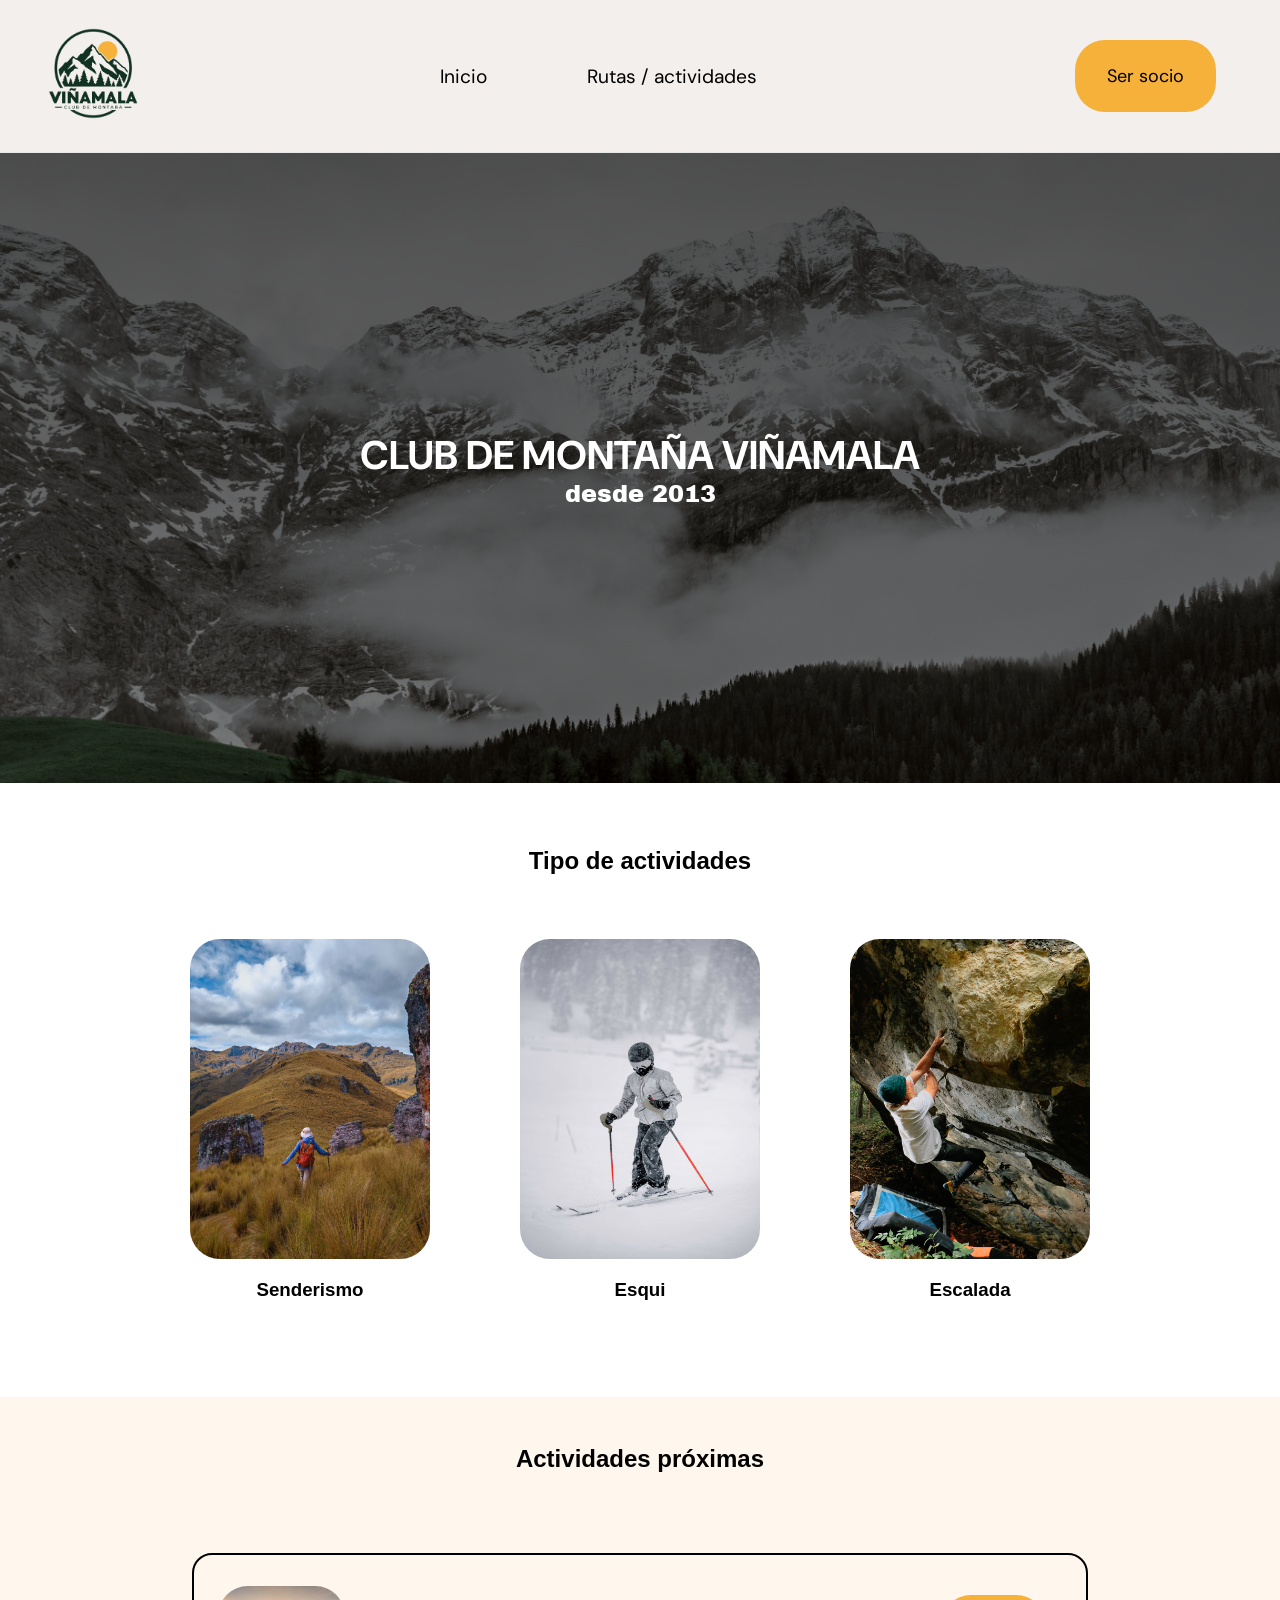
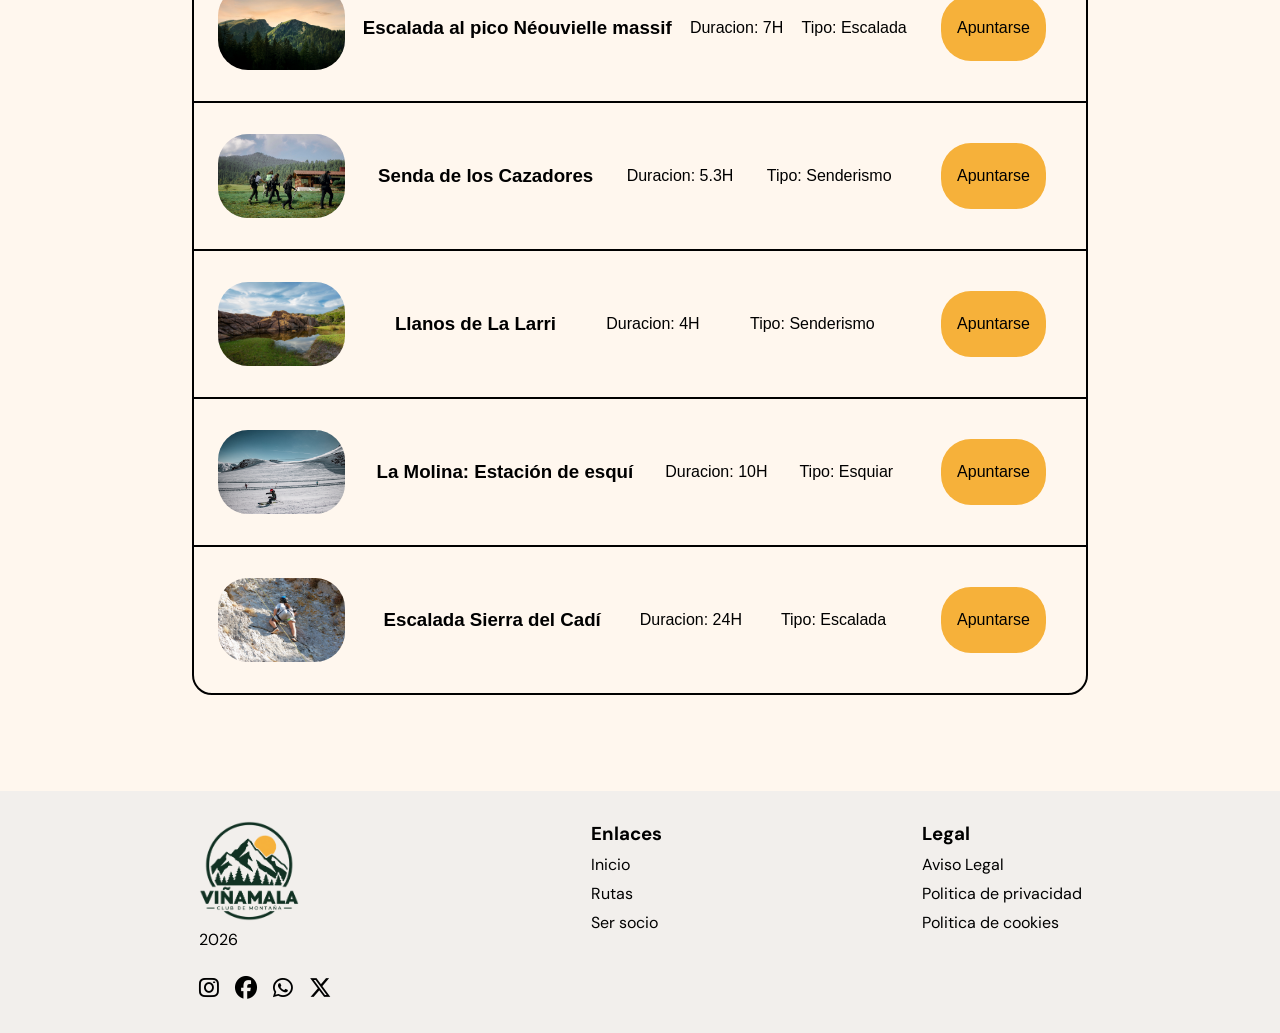
<file: index.html>
<!DOCTYPE html>
<html lang="es">

<head>
    <meta charset="UTF-8">
    <meta name="viewport" content="width=device-width, initial-scale=1.0">
    <link rel="stylesheet" href="assets/css/style.css">
    <link rel="stylesheet" href="assets/css/header.css">
    <link rel="stylesheet" href="assets/css/footer.css">
    <link rel="stylesheet" href="assets/css/btn.css">
    <link rel="stylesheet" href="assets/css/cards.css">
    <link rel="preconnect" href="https://fonts.googleapis.com">
    <link rel="preconnect" href="https://fonts.gstatic.com" crossorigin>
    <link
        href="https://fonts.googleapis.com/css2?family=Archivo+Black&family=DM+Sans:ital,opsz,wght@0,9..40,100..1000;1,9..40,100..1000&display=swap"
        rel="stylesheet">
    <link rel="stylesheet" href="https://cdnjs.cloudflare.com/ajax/libs/font-awesome/6.7.2/css/all.min.css">
    <title>Club Viñamala</title>
</head>

<body>
    <header>
        <a href="index.html"><img class="logo" src="/assets/img/logo_club.webp" alt="Logo del club Viñamala"></a>
        <nav>
            <a href="index.html">Inicio</a>
            <a href="#actividades-prox">Rutas / actividades</a>
        </nav>
        <a class="btn1" href="socios.html">Ser socio</a>
    </header>
    <main>
        <section class="banner">
            <div class="hero">
                <h1>Club de montaña Viñamala</h1>
                <p>desde 2013</p>
            </div>
        </section>
        <section class="type-route">
            <div>
                <h2>Tipo de actividades</h2>
                <div class="actividades">
                    <a class="card" href="#"><img src="/assets/img/hiking.jpg" alt="Foto de senderismo">
                        <h3>Senderismo</h3>
                    </a>
                    <a class="card" href="#"><img src="/assets/img/skiing.jpg" alt="Esquiar">
                        <h3>Esqui</h3>
                    </a>
                    <a class="card" href="#"> <img src="/assets/img/climbing.jpg" alt="Escalada">
                        <h3>Escalada</h3>
                    </a>
                </div>
            </div>
        </section>
        <section class="activity-section">
            <h2 id="actividades-prox">Actividades próximas</h2>
            <div class="card-activity">
                <div class="next-activity">
                    <img src="assets/img/actividad-pico1.jpg" alt="Imagen del pico Néouvielle massif">
                    <h3>Escalada al pico Néouvielle massif</h3>
                    <p>Duracion: 7H</p>
                    <p>Tipo: Escalada</p>
                    <a href="rutademo.html" class="btn2">Apuntarse</a>
                </div>
                <div class="next-activity">
                    <img src="assets/img/senda-cazadores.jpg" alt="Imagen de ruta por la senda de los cazadores">
                    <h3>Senda de los Cazadores</h3>
                    <p>Duracion: 5.3H</p>
                    <p>Tipo: Senderismo</p>
                    <a href="rutademo.html" class="btn2">Apuntarse</a>
                </div>
                <div class="next-activity">
                    <img src="assets/img/llano-larri.jpg" alt="Imagen del llano de larri">
                    <h3>Llanos de La Larri</h3>
                    <p>Duracion: 4H</p>
                    <p>Tipo: Senderismo</p>
                    <a href="rutademo.html" class="btn2">Apuntarse</a>
                </div>
                <div class="next-activity">
                    <img src="assets/img/la-molina.jpg" alt="Imagen del pico Néouvielle massif">
                    <h3>La Molina: Estación de esquí</h3>
                    <p>Duracion: 10H</p>
                    <p>Tipo: Esquiar</p>
                    <a href="rutademo.html" class="btn2">Apuntarse</a>
                </div>
                <div class="next-activity">
                    <img src="assets/img/sierra-cadi.jpg" alt="Imagen del pico Néouvielle massif">
                    <h3>Escalada Sierra del Cadí</h3>
                    <p>Duracion: 24H</p>
                    <p>Tipo: Escalada</p>
                    <a href="rutademo.html" class="btn2">Apuntarse</a>
                </div>
            </div>
        </section>
    </main>
    <footer>
        <div class="fo-columm-1">
            <img src="assets/img/logo_club.webp" alt="Logo del club">
            <p id="anio"></p>
            <div class="icon">
                <a href="#" aria-label="Instagram"><i class="fa-brands fa-instagram"></i></a>
                <a href="#" aria-label="Facebook"><i class="fa-brands fa-facebook"></i></a>
                <a href="#" aria-label="Whtasapp"><i class="fa-brands fa-whatsapp"></i></a>
                <a href="#" aria-label="X (twitter)"><i class="fa-brands fa-x-twitter"></i></a>
            </div>
        </div>
        <div class="fo-columm-2">
            <h3>Enlaces</h3>
            <a href="index.html">Inicio</a>
            <a href="rutademo.html">Rutas</a>
            <a href="socios.html">Ser socio</a>
        </div>
        <div class="legal">
            <h3>Legal</h3>
            <a href="#">Aviso Legal</a>
            <a href="#">Politica de privacidad</a>
            <a href="#">Politica de cookies</a>
        </div>
    </footer>
</body>
<script src="assets/js/app.js"></script>
</html>
</file>
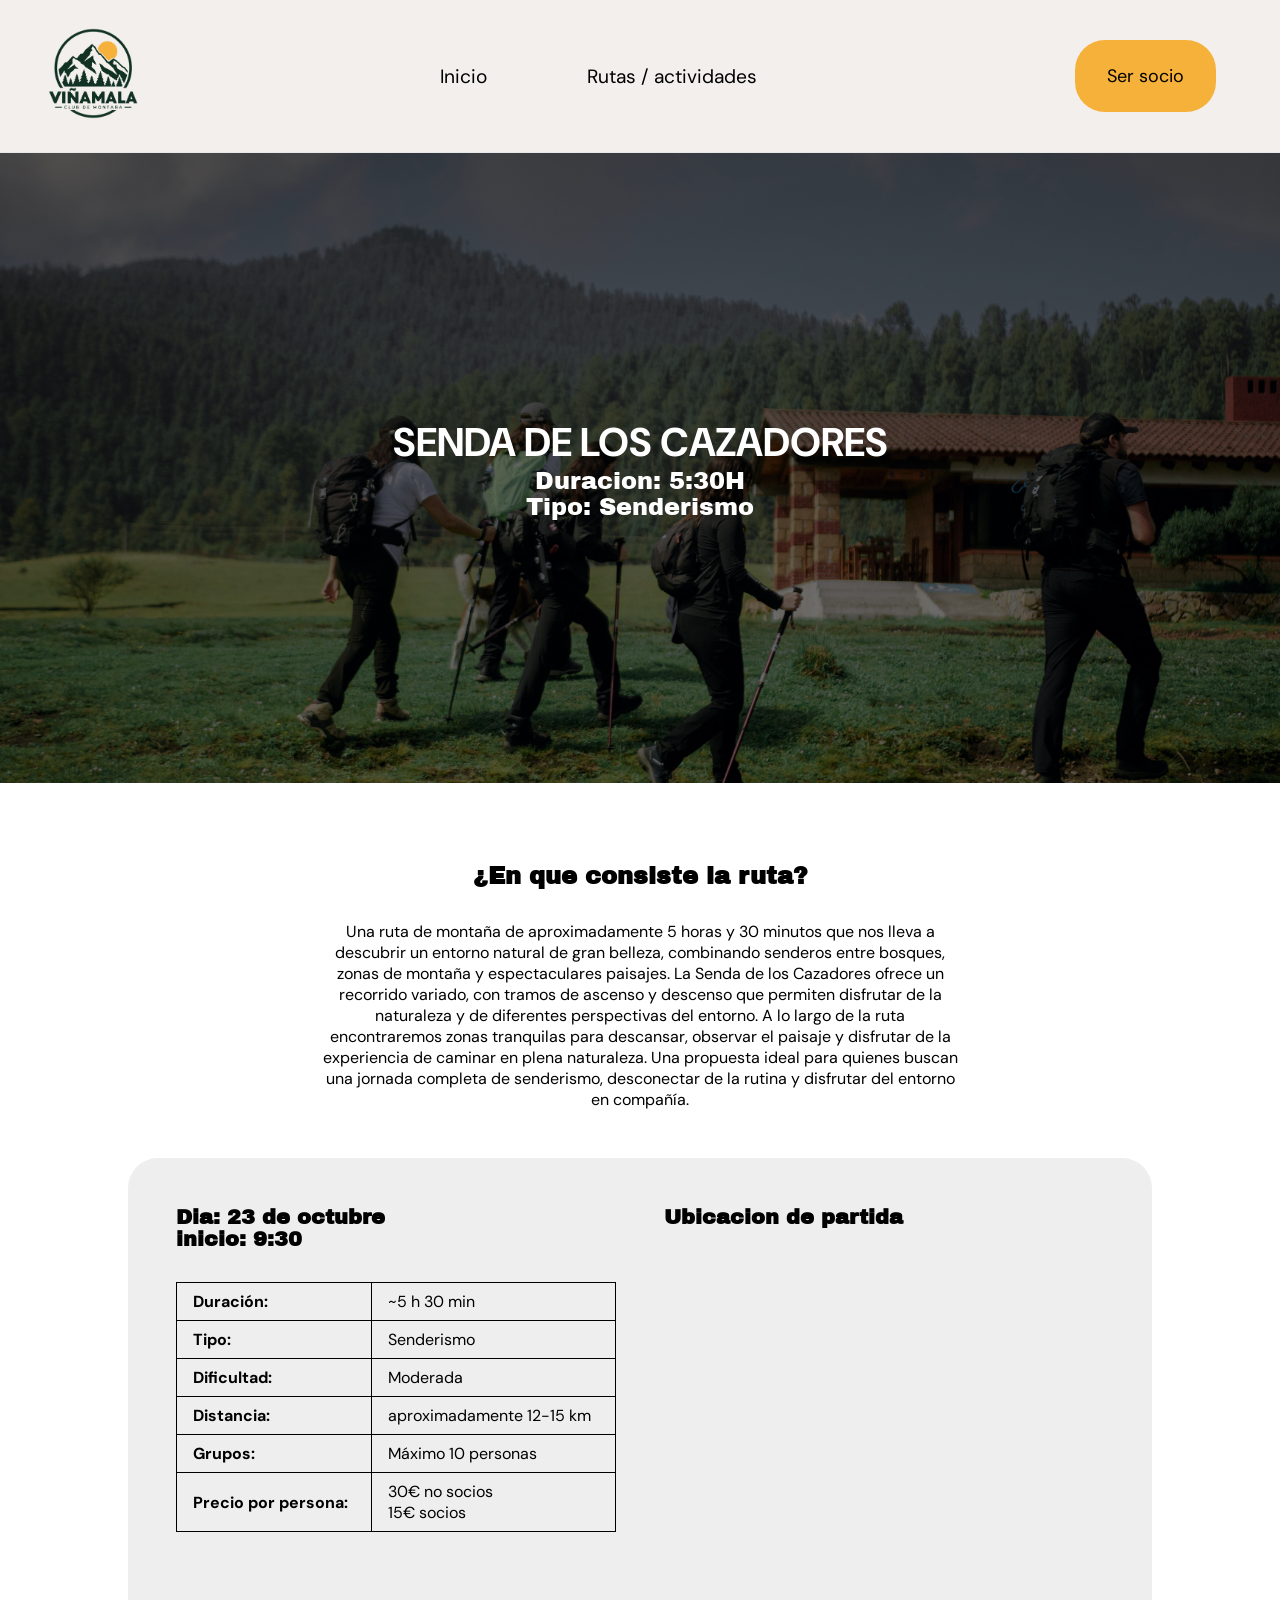
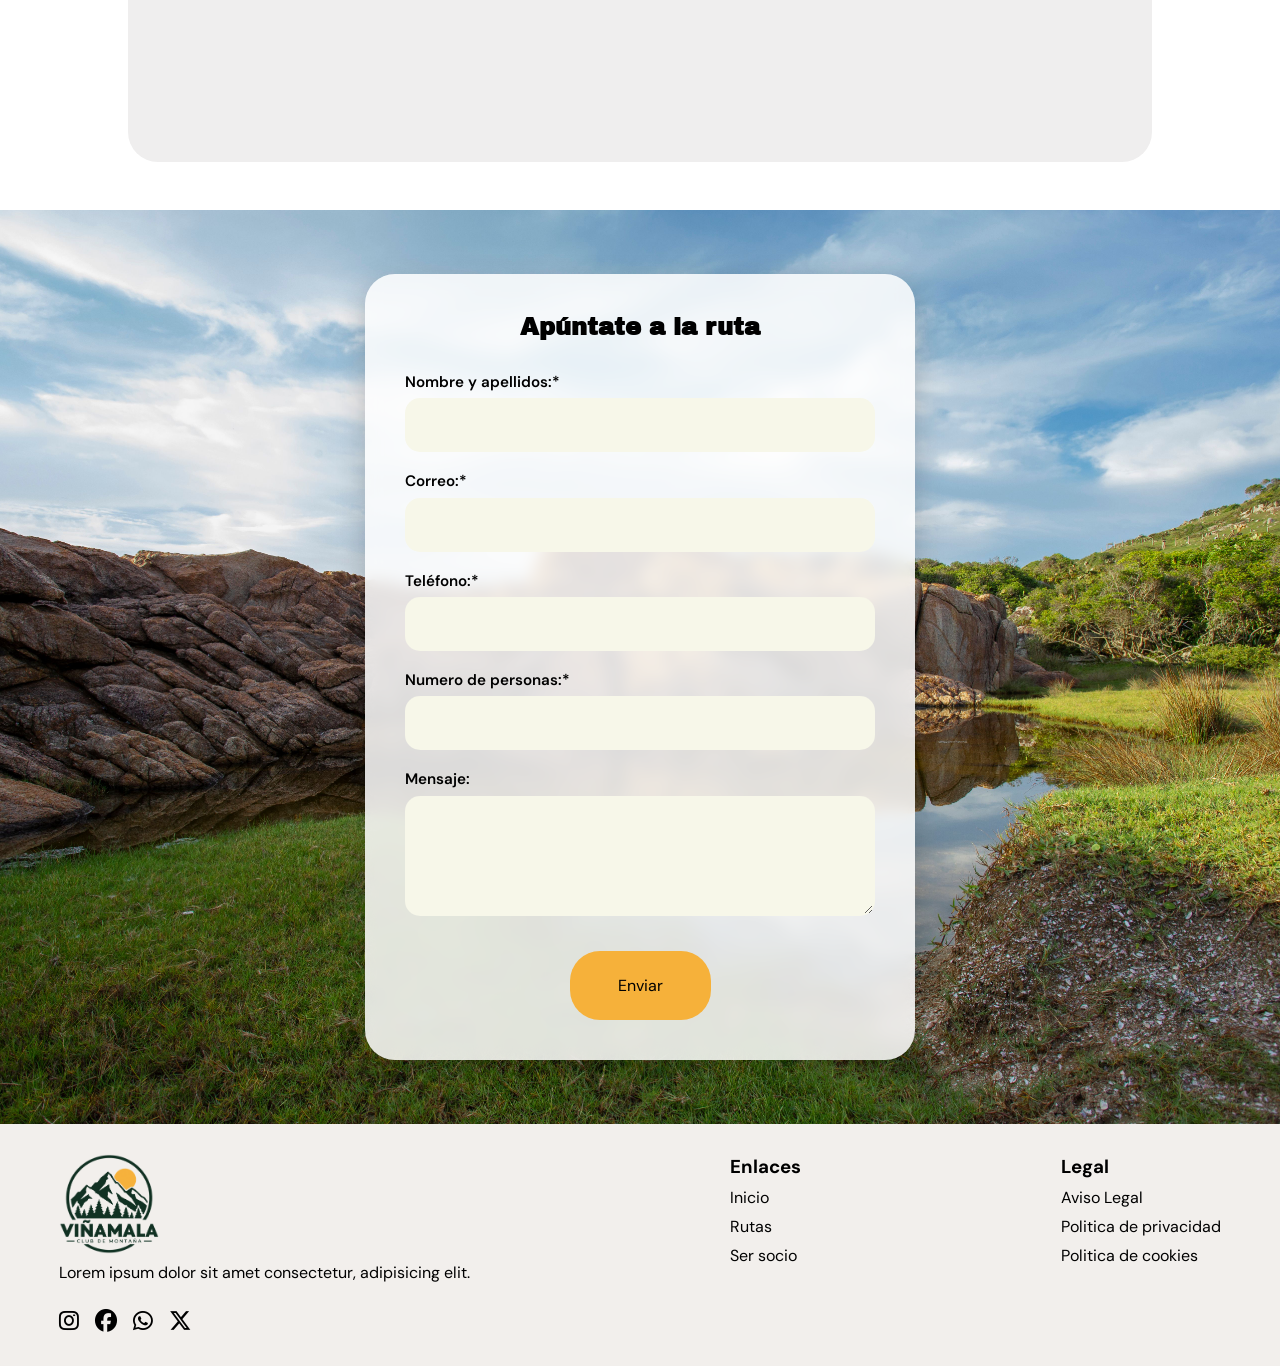
<file: rutademo.html>
<!DOCTYPE html>
<html lang="es">

<head>
    <meta charset="UTF-8">
    <meta name="viewport" content="width=device-width, initial-scale=1.0">
    <link rel="stylesheet" href="/assets/css/rutademo.css">
    <link rel="stylesheet" href="/assets/css/header.css">
    <link rel="stylesheet" href="/assets/css/footer.css">
    <link rel="stylesheet" href="/assets/css/btn.css">
    <link rel="stylesheet" href="/assets/css/form.css">
    <link rel="stylesheet" href="/assets/css/cards.css">
    <link rel="preconnect" href="https://fonts.googleapis.com">
    <link rel="preconnect" href="https://fonts.gstatic.com" crossorigin>
    <link
        href="https://fonts.googleapis.com/css2?family=Archivo+Black&family=DM+Sans:ital,opsz,wght@0,9..40,100..1000;1,9..40,100..1000&display=swap"
        rel="stylesheet">
    <link rel="stylesheet" href="https://cdnjs.cloudflare.com/ajax/libs/font-awesome/6.7.2/css/all.min.css">
    <title>Document</title>
</head>

<body>
     <header>
        <a href="/index.html"><img class="logo" src="/assets/img/logo_club.webp" alt="Logo del club Viñamala"></a>
        <nav>
            <a href="index.html">Inicio</a>
            <a href="index.html#actividades-prox">Rutas / actividades</a>
        </nav>
        <a class="btn1" href="socios.html">Ser socio</a>
    </header>
    <main>
        <section class="banner">
            <div class="hero">
                <h1>Senda de los Cazadores</h1>
                <p>Duracion: 5:30H</p>
                <p>Tipo: Senderismo</p>
            </div>
        </section>
        <section class="rute-sec">
            <h2>¿En que consiste la ruta?</h2>
            <div class="rute-info1">
                <p> Una ruta de montaña de aproximadamente 5 horas y 30 minutos que nos lleva a descubrir un entorno
                    natural de gran belleza, combinando senderos entre bosques, zonas de montaña y espectaculares
                    paisajes.

                    La Senda de los Cazadores ofrece un recorrido variado, con tramos de ascenso y descenso que permiten
                    disfrutar de la naturaleza y de diferentes perspectivas del entorno. A lo largo de la ruta
                    encontraremos zonas tranquilas para descansar, observar el paisaje y disfrutar de la experiencia de
                    caminar en plena naturaleza.

                    Una propuesta ideal para quienes buscan una jornada completa de senderismo, desconectar de la rutina
                    y disfrutar del entorno en compañía.
                </p>
            </div>
        </section>
        <section class="card-inmap">
            <div class="info">
                <h2>Dia: 23 de octubre <br> inicio: 9:30</h2>
                <div>
                    <table class="info-ruta">
                        <tr>
                            <th>Duración:</th>
                            <td>~5 h 30 min</td>
                        </tr>
                        <tr>
                            <th>Tipo:</th>
                            <td>Senderismo</td>
                        </tr>
                        <tr>
                            <th>Dificultad:</th>
                            <td>Moderada</td>
                        </tr>
                        <tr>
                            <th>Distancia:</th>
                            <td>aproximadamente 12-15 km</td>
                        </tr>
                        <tr>
                            <th>Grupos:</th>
                            <td>Máximo 10 personas</td>
                        </tr>
                        <tr>
                            <th>Precio por persona:</th>
                            <td>30€ no socios <br> 15€ socios</td>
                        </tr>
                    </table>
                </div>
            </div>
            <div class="mapa">
                <h2>Ubicacion de partida</h2>
                <iframe
                    src="https://www.google.com/maps/embed?pb=!1m14!1m12!1m3!1d183.6348632690025!2d-0.5462354050533341!3d42.57317275959093!2m3!1f0!2f0!3f0!3m2!1i1024!2i768!4f13.1!5e0!3m2!1ses!2ses!4v1790272390685!5m2!1ses!2ses"
                    width="600" height="450" style="border:0;" allowfullscreen="" loading="lazy"
                    referrerpolicy="strict-origin-when-cross-origin"></iframe>
            </div>
        </section>
        <section class="card-form">
            <div class="form">
                <h2>Apúntate a la ruta</h2>
                <form action="/solicitar" method="get">
                    <div class="campo">
                        <label for="nombre">Nombre y apellidos:*</label>
                        <input type="text" id="nombre" name="nombre" required>
                    </div>
                    <div class="campo">
                        <label for="correo">Correo:*</label>
                        <input type="email" id="correo" name="correo" required>
                    </div>
                    <div class="campo">
                        <label for="telefono">Teléfono:*</label>
                        <input type="tel" id="telefono" name="telefono" required>
                    </div>
                    <div class="campo">
                        <label for="personas">Numero de personas:*</label>
                        <input type="number" id="personas" name="personas" min="1" max="10" required>
                    </div>
                    <div class="campo">
                        <label for="mensaje">Mensaje:</label>
                        <textarea id="mensaje" name="mensaje" rows="2"></textarea>
                    </div>
                    <button type="submit" class="btnform">Enviar</button>
                </form>
            </div>
        </section>
    </main>
    <footer>
        <div class="fo-columm-1">
            <img src="/assets/img/logo_club.webp" alt="Logo del club">
            <p>Lorem ipsum dolor sit amet consectetur, adipisicing elit.</p>
            <div class="icon">
                <a href="#" aria-label="Instagram"><i class="fa-brands fa-instagram"></i></a>
                <a href="#" aria-label="Facebook"><i class="fa-brands fa-facebook"></i></a>
                <a href="#" aria-label="Whtasapp"><i class="fa-brands fa-whatsapp"></i></a>
                <a href="#" aria-label="X (twitter)"><i class="fa-brands fa-x-twitter"></i></a>
            </div>
        </div>
        <div class="fo-columm-2">
            <h3>Enlaces</h3>
            <a href="index.html">Inicio</a>
            <a href="rutademo.html">Rutas</a>
            <a href="socios.html">Ser socio</a>
        </div>
        <div class="legal">
            <h3>Legal</h3>
            <a href="#">Aviso Legal</a>
            <a href="#">Politica de privacidad</a>
            <a href="#">Politica de cookies</a>
        </div>
    </footer>
</body>

</html>
</file>
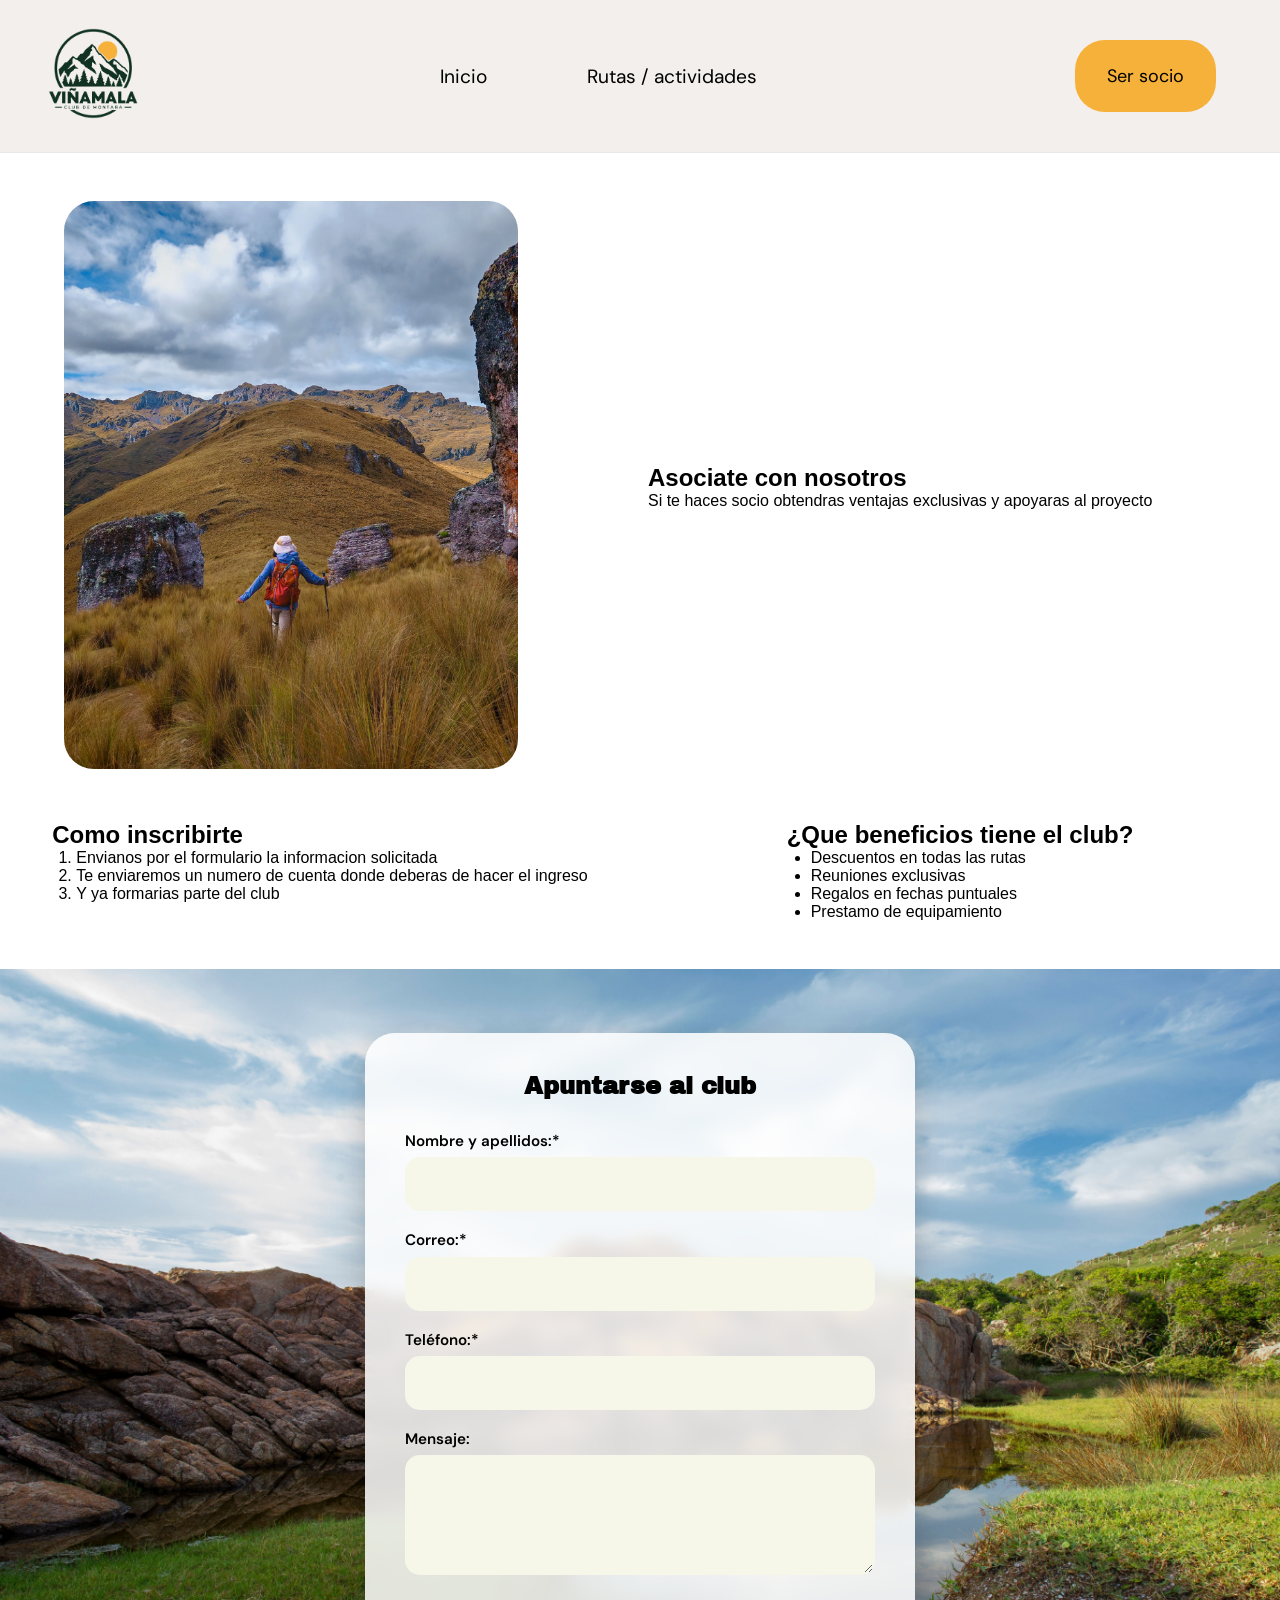
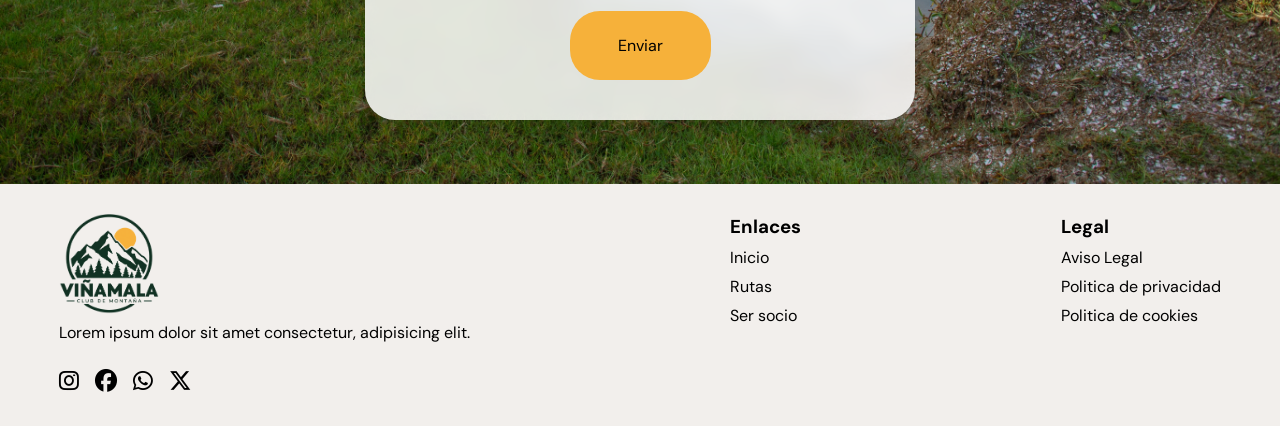
<file: socios.html>
<!DOCTYPE html>
<html lang="es">

<head>
    <meta charset="UTF-8">
    <meta name="viewport" content="width=device-width, initial-scale=1.0">
    <link rel="stylesheet" href="/assets/css/style.css">
    <link rel="stylesheet" href="/assets/css/header.css">
    <link rel="stylesheet" href="/assets/css/footer.css">
    <link rel="stylesheet" href="/assets/css/btn.css">
    <link rel="stylesheet" href="/assets/css/form.css">
    <link rel="stylesheet" href="/assets/css/cards.css">
    <link rel="stylesheet" href="/assets/css/socios.css">
    <link rel="preconnect" href="https://fonts.googleapis.com">
    <link rel="preconnect" href="https://fonts.gstatic.com" crossorigin>
    <link
        href="https://fonts.googleapis.com/css2?family=Archivo+Black&family=DM+Sans:ital,opsz,wght@0,9..40,100..1000;1,9..40,100..1000&display=swap"
        rel="stylesheet">
    <link rel="stylesheet" href="https://cdnjs.cloudflare.com/ajax/libs/font-awesome/6.7.2/css/all.min.css">
    <title>Club Viñamala - Socios</title>
</head>

<body>
    <header>
        <a href="/index.html"><img class="logo" src="/assets/img/logo_club.webp" alt="Logo del club Viñamala"></a>
        <nav>
            <a href="index.html">Inicio</a>
            <a href="index.html#actividades-prox">Rutas / actividades</a>
        </nav>
        <a class="btn1" href="socios.html">Ser socio</a>
    </header>
    <main>
        <section class="card-1">
            <div class="card-title">
                <div>
                    <picture>
                        <source srcset="assets/img/hiking.avif" type="image/avif">
                        <source srcset="assets/img/hiking.webp" type="image/webp">
                        <img src="assets/img/hiking.jpg" alt="Imagen de una mujer haciendo senderismo">
                    </picture>
                </div>
                <div>
                    <h1>Asociate con nosotros</h1>
                    <p>Si te haces socio obtendras ventajas exclusivas y apoyaras al proyecto</p>
                </div>
            </div>
            <section class="info-socio">
                <div class="inscribete">
                    <h2>Como inscribirte</h2>
                    <ol>
                        <li>Envianos por el formulario la informacion solicitada</li>
                        <li>Te enviaremos un numero de cuenta donde deberas de hacer el ingreso</li>
                        <li>Y ya formarias parte del club</li>
                    </ol>
                </div>
                <div class="beneficios">
                    <h2>¿Que beneficios tiene el club?</h2>
                    <ul>
                        <li>Descuentos en todas las rutas</li>
                        <li>Reuniones exclusivas</li>
                        <li>Regalos en fechas puntuales</li>
                        <li>Prestamo de equipamiento</li>
                    </ul>
                </div>
            </section>
        </section>
        <section class="card-form">
            <div class="form">
                <h2>Apuntarse al club</h2>
                <form action="/solicitar" method="get">
                    <div class="campo">
                        <label for="nombre">Nombre y apellidos:*</label>
                        <input type="text" id="nombre" name="nombre" required>
                    </div>
                    <div class="campo">
                        <label for="correo">Correo:*</label>
                        <input type="email" id="correo" name="correo" required>
                    </div>
                    <div class="campo">
                        <label for="telefono">Teléfono:*</label>
                        <input type="tel" id="telefono" name="telefono" required>
                    </div>
                    <div class="campo">
                        <label for="mensaje">Mensaje:</label>
                        <textarea id="mensaje" name="mensaje" rows="2"></textarea>
                    </div>
                    <button type="submit" class="btnform">Enviar</button>
                </form>
            </div>
        </section>
    </main>
    <footer>
        <div class="fo-columm-1">
            <img src="/assets/img/logo_club.webp" alt="Logo del club">
            <p>Lorem ipsum dolor sit amet consectetur, adipisicing elit.</p>
            <div class="icon">
                <a href="#" aria-label="Instagram"><i class="fa-brands fa-instagram"></i></a>
                <a href="#" aria-label="Facebook"><i class="fa-brands fa-facebook"></i></a>
                <a href="#" aria-label="Whtasapp"><i class="fa-brands fa-whatsapp"></i></a>
                <a href="#" aria-label="X (twitter)"><i class="fa-brands fa-x-twitter"></i></a>
            </div>
        </div>
        <div class="fo-columm-2">
            <h3>Enlaces</h3>
            <a href="index.html">Inicio</a>
            <a href="rutademo.html">Rutas</a>
            <a href="socios.html">Ser socio</a>
        </div>
        <div class="legal">
            <h3>Legal</h3>
            <a href="#">Aviso Legal</a>
            <a href="#">Politica de privacidad</a>
            <a href="#">Politica de cookies</a>
        </div>
    </footer>
</body>

</html>
</file>
<file: assets/css/style.css>
* {
    margin: 0;
    padding: 0;
    box-sizing: border-box;
}
:root {
    --color-acento: #f5cb81;
    --fuente-principal: "DM Sans", sans-serif;
    --fuente-secundaria: "Archivo Black", sans-serif;
}
body{
    font-family: Arial, Helvetica, sans-serif;
}

.banner{
    display: flex;
    justify-content: center;
    align-items: center;
    background-image: linear-gradient(rgba(0, 0, 0, 0.675), rgba(0, 0, 0, 0.5)), url('/assets/img/bannerimg.jpg');
    background-color: azure;
    background-size: cover;
    background-repeat: no-repeat;
    background-position: center;
    height: 70vh;
}
.hero{
    flex-direction: column;
    text-align: center;
    color: white;
}
.hero h1{
    font-family: var(--fuente-principal);
    font-size: 2.5rem;
    text-transform: uppercase;
}
.hero p{
    font-family: var(--fuente-secundaria);
    font-size: 1.5rem;
}
.type-route h2{
    text-align: center;
    margin: 4rem;
}
.actividades{
    display: grid;
    text-align: center;
    align-items: center;
    max-width: 900px;
    margin: auto;
    grid-template-columns: 1fr 1fr 1fr;
    gap: 10%;
}
a{
    text-decoration: none;
    color: black;
}


/* ---------- Responsive ---------- */
/* Tablet */
@media (max-width: 900px){
    .actividades{
        gap: 2rem;
        padding: 0 1.5rem;
    }
}
/* Móvil */
@media (max-width: 600px){
    .banner{
        height: 50vh;
    }
    .hero{
        padding: 0 1rem;
    }
    .hero h1{
        font-size: 1.8rem;
    }
    .hero p{
        font-size: 1.2rem;
    }
    .type-route h2{
        margin: 2.5rem 1rem;
    }
    .actividades{
        grid-template-columns: 1fr;
        max-width: 360px;
        padding: 0 1rem;
    }
}
</file>
<file: assets/css/header.css>
:root {
    --color-acento: #f5cb81;
    --fuente-principal: "DM Sans", sans-serif;
    --fuente-secundaria: "Archivo Black", sans-serif;
}
header{
    font-family: var(--fuente-principal);
    display: flex;
    align-items: center;
    justify-content: space-between;
    padding: 1.5rem 3rem;
    background-color: rgb(242, 239, 236);
    border-bottom: 1px solid rgb(232, 232, 232);
}
.logo{
    width: 90px;
}
nav a{
    color: black;
    font-size: 1.2rem;
    text-decoration: none;
    margin: 3rem;
}

nav a:hover{
    color: blue;
}

/* ---------- Responsive ---------- */
/* Tablet */
@media (max-width: 900px){
    header{
        padding: 1rem 1.5rem;
    }
    nav a{
        margin: 0 1rem;
        font-size: 1.1rem;
    }
    header .btn1{
        margin: 0;
        padding: 1rem 1.5rem;
    }
}
/* Móvil */
@media (max-width: 600px){
    header{
        flex-direction: column;
        gap: 1rem;
    }
    .logo{
        width: 70px;
    }
    nav{
        display: flex;
        flex-wrap: wrap;
        justify-content: center;
        gap: 0.5rem 1.2rem;
    }
    nav a{
        margin: 0;
        font-size: 1rem;
    }
    header .btn1{
        padding: 0.8rem 1.5rem;
        font-size: 1rem;
    }
}
</file>
<file: assets/css/footer.css>
:root {
    --color-acento: #f5cb81;
    --fuente-principal: "DM Sans", sans-serif;
    --fuente-secundaria: "Archivo Black", sans-serif;
}
footer{
    font-family: var(--fuente-principal);
    background-color: rgb(242, 239, 236);
    display: flex;
    justify-content: center;
    align-items: flex-start;
    gap: 200px;
}
footer img{
    width: 100px;
    height: 100px;
    object-fit: cover;
    justify-self: center;

}
footer div{
    padding: 30px;
    display: flex;
    flex-direction: column;
    gap: 8px;
}
footer a{
    text-decoration: none;
    color: black;
}
footer a:hover{
    color: blue;
}
.icon {
    flex-direction: row;
    padding: 0;
    padding-top: 1rem;
    gap: 1rem;
    font-size: 1.4rem;
}

/* ---------- Responsive ---------- */
/* Tablet */
@media (max-width: 900px){
    footer{
        flex-wrap: wrap;
        gap: 2rem;
    }
}
/* Móvil */
@media (max-width: 600px){
    footer{
        flex-direction: column;
        align-items: center;
        gap: 0;
        text-align: center;
    }
    footer div{
        align-items: center;
        padding: 1.5rem 1rem;
    }
    .icon{
        justify-content: center;
    }
}
</file>
<file: assets/css/btn.css>
.btn1{
    padding: 1.5rem;
    padding-left: 2rem;
    padding-right: 2rem;
    margin: 1rem;
    color: black;
    background-color: #f6b13a;
    text-decoration: none;
    border-radius: 30px;
    font-size: large;
}
.btn1:hover{
    background-color: #f5cb81;
}

.btn2{
    padding: 1.5rem;
    padding-left: 1rem;
    padding-right: 1rem;
    margin: 1rem;
    color: black;
    background-color: #f6b13a;
    text-decoration: none;
    border-radius: 30px;
    font-size: medium;
}
.btn2:hover{
    background-color: #f5cb81;
}
.btnform{
    font-family: "DM Sans", sans-serif;;
    margin-top: 1rem;
    padding: 1.5rem;
    padding-left: 3rem;
    padding-right: 3rem;
    color: black;
    background-color: #f6b13a;
    text-decoration: none;
    border-radius: 30px;
    font-size: medium;
    border: none;
    cursor: pointer;
}
.btnform:hover{
    background-color: #f5cb81;
}
</file>
<file: assets/css/cards.css>
.card img{
    width: 100%;
    border-radius: 30px;
    aspect-ratio: 3/4;
    margin-bottom: 1rem;
}
.card-activity{
    width: 70%;
    margin-top: 2rem;
    border: solid 2px;
    border-radius: 20px;
    border-color: black;
    margin-left: auto;
    margin-right: auto;
}
.activity-section{
    background-color: rgb(255, 247, 238);
    margin-top: 6rem;
    padding-bottom: 6rem;
}
.activity-section h2{
    text-align: center;
    padding: 3rem;
}
.next-activity{
    padding: 1.5rem;
    display: flex;
    align-items: center;
    justify-content: space-between;
    border-bottom: 2px solid black;
}
.next-activity img {
    width: 15%;
    border-radius: 30px;
}
.next-activity:last-child {
    border-bottom: none
}


/* ---------- Responsive ---------- */
/* Tablet: imagen a la izquierda y los textos en columna a la derecha */
@media (max-width: 900px){
    .card-activity{
        width: auto;
        margin: 2rem 1.5rem 0;
    }
    .next-activity{
        display: grid;
        grid-template-columns: 160px 1fr;
        column-gap: 1.5rem;
        row-gap: 0.4rem;
    }
    .next-activity img{
        grid-row: 1 / span 4;
        width: 100%;
        aspect-ratio: 1;
        object-fit: cover;
        border-radius: 20px;
    }
    .next-activity .btn2{
        justify-self: start;
        margin: 0.5rem 0 0;
        padding: 0.8rem 1.5rem;
    }
}
/* Móvil: todo en una columna */
@media (max-width: 600px){
    .activity-section{
        margin-top: 3rem;
        padding-bottom: 3rem;
    }
    .activity-section h2{
        padding: 2rem 1rem 0;
    }
    .card-activity{
        margin: 1.5rem 1rem 0;
    }
    .next-activity{
        grid-template-columns: 1fr;
        text-align: center;
    }
    .next-activity img{
        grid-row: auto;
        aspect-ratio: 16/9;
        margin-bottom: 0.5rem;
    }
    .next-activity .btn2{
        justify-self: center;
    }
}
</file>
<file: assets/css/rutademo.css>
* {
    margin: 0;
    padding: 0;
    box-sizing: border-box;
}
:root {
    --color-acento: #f5cb81;
    --fuente-principal: "DM Sans", sans-serif;
    --fuente-secundaria: "Archivo Black", sans-serif;
}
.banner{
    display: flex;
    justify-content: center;
    align-items: center;
    background-image: linear-gradient(rgba(0, 0, 0, 0.675), rgba(0, 0, 0, 0.5)), url('/assets/img/senda-cazadores.jpg');
    background-color: azure;
    background-size: cover;
    background-repeat: no-repeat;
    background-position: center;
    height: 70vh;
}
.hero{
    flex-direction: column;
    text-align: center;
    color: white;
}
.hero h1{
    font-family: var(--fuente-principal);
    font-size: 2.5rem;
    text-transform: uppercase;
}
.hero p{
    font-family: var(--fuente-secundaria);
    font-size: 1.5rem;
}
.rute-sec h2{
    font-family: var(--fuente-secundaria);
    text-align: center;
    margin-top: 5rem;
    margin-bottom: 2rem;
}
.rute-info1{
    text-align: center;
    width: 50%;
    margin-left: auto;
    margin-right: auto;
}
.rute-info1 p{
    margin-bottom: 3rem;
    font-family: var(--fuente-principal);
}
.info-ruta {
    font-family: var(--fuente-principal);
    border-collapse: collapse;
    width: 100%;
    max-width: 600px;
}

.info-ruta th,
.info-ruta td {
    border: 1px solid black;
    padding: 0.5rem 1rem;
    text-align: left;
}

.card-inmap{
    display: grid;
    grid-template-columns: 1fr 1fr;
    width: 80%;
    margin-left: auto;
    margin-right: auto;
    padding: 3rem;
    border-radius: 30px;
    gap: 3rem;
    background-color: rgb(239, 238, 238);
    margin-bottom: 3rem;
}
.info h2{
    font-size: 1.3rem;
    margin-bottom: 2rem;
    font-family: var(--fuente-secundaria);
}
.mapa h2{
    font-size: 1.3rem;
    margin-bottom: 2rem;
    font-family: var(--fuente-secundaria);
}
.mapa iframe{
    max-width: 100%;
}


/* ---------- Responsive ---------- */
/* Tablet */
@media (max-width: 900px){
    .rute-info1{
        width: auto;
        padding: 0 1.5rem;
    }
    .card-inmap{
        grid-template-columns: 1fr;
        width: auto;
        margin: 0 1.5rem 3rem;
        padding: 2rem;
    }
    .mapa iframe{
        width: 100%;
    }
}
/* Móvil */
@media (max-width: 600px){
    .banner{
        height: 50vh;
    }
    .hero{
        padding: 0 1rem;
    }
    .hero h1{
        font-size: 1.8rem;
    }
    .hero p{
        font-size: 1.2rem;
    }
    .rute-sec h2{
        margin-top: 3rem;
        padding: 0 1rem;
    }
    .rute-info1{
        padding: 0 1rem;
    }
    .card-inmap{
        margin: 0 1rem 2rem;
        padding: 1.5rem;
        gap: 2rem;
    }
    .mapa iframe{
        height: 300px;
    }
    .info-ruta th,
    .info-ruta td{
        padding: 0.5rem;
        font-size: 0.95rem;
    }
}
</file>
<file: assets/css/form.css>
/* Formulario (rutademo, patrocinio y socios) */
.card-form{
    background-image: url(/assets/img/llano-larri.jpg);
    background-size: cover;
    background-position: center;
    display: flex;
    justify-content: center;
    align-items: center;
    min-height: 400px;
    padding: 4rem 1.5rem;
}
.form{
    font-family: var(--fuente-principal);
    width: 100%;
    max-width: 550px;
    padding: 2.5rem;
    background-color: rgba(255, 255, 255, 0.85);
    backdrop-filter: blur(8px);
    border-radius: 30px;
    box-shadow: 0 10px 30px rgba(0, 0, 0, 0.2);
}
.form h2{
    font-family: var(--fuente-secundaria);
    text-align: center;
    margin-bottom: 2rem;
}
.form form{
    display: flex;
    flex-direction: column;
    gap: 1.2rem;
}
.campo{
    display: flex;
    flex-direction: column;
    gap: 0.4rem;
}
.form label{
    font-weight: 600;
    font-size: 0.95rem;
}
.form input,
.form textarea{
    width: 100%;
    padding: 0.9rem 1rem;
    font-family: inherit;
    font-size: 1rem;
    background-color: rgb(247, 247, 233);
    border: 2px solid transparent;
    border-radius: 15px;
}
.form textarea{
    resize: vertical;
    min-height: 120px;
    max-height: 250px;
}
.form input:focus,
.form textarea:focus{
    outline: none;
    border-color: var(--color-acento);
    background-color: white;
}
.form button{
    align-self: center;
}


/* ---------- Responsive ---------- */
/* Tablet */
@media (max-width: 900px){
    .card-form{
        padding: 3rem 1.5rem;
    }
}
/* Móvil */
@media (max-width: 600px){
    .card-form{
        padding: 2rem 1rem;
    }
    .form{
        padding: 1.5rem;
        border-radius: 20px;
    }
    .form h2{
        font-size: 1.4rem;
        margin-bottom: 1.5rem;
    }
    .form button{
        align-self: stretch;
    }
}
</file>
<file: assets/css/socios.css>
ol, ul{
    margin-left: 1.5rem;
}
.card-title{
    display: grid;
    grid-template-columns: 1fr 1fr;
    align-items: center;
    gap: 1rem;
    margin: 3rem 4rem 3rem;

}
.card-title img{
    width: 80%;
    border-radius: 30px;
}
.info-socio{
    display: grid;
    justify-items: center;
    grid-template-columns: 1fr 1fr;
    align-items: start;
    margin-bottom: 3rem;
}


/* ---------- Responsive ---------- */
/* Tablet */
@media (max-width: 900px){
    .card-title{
        grid-template-columns: 1fr;
        justify-items: center;
        text-align: center;
        margin: 2rem 1.5rem;
    }
    .card-title img{
        width: 100%;
        max-width: 500px;
    }
    .info-socio{
        grid-template-columns: 1fr;
        gap: 2rem;
        padding: 0 1.5rem;
    }
}
/* Móvil */
@media (max-width: 600px){
    .card-title{
        margin: 1.5rem 1rem;
    }
    .card-title h1{
        font-size: 1.8rem;
    }
    .info-socio{
        justify-items: start;
        padding: 0 1rem;
    }
}
</file>
